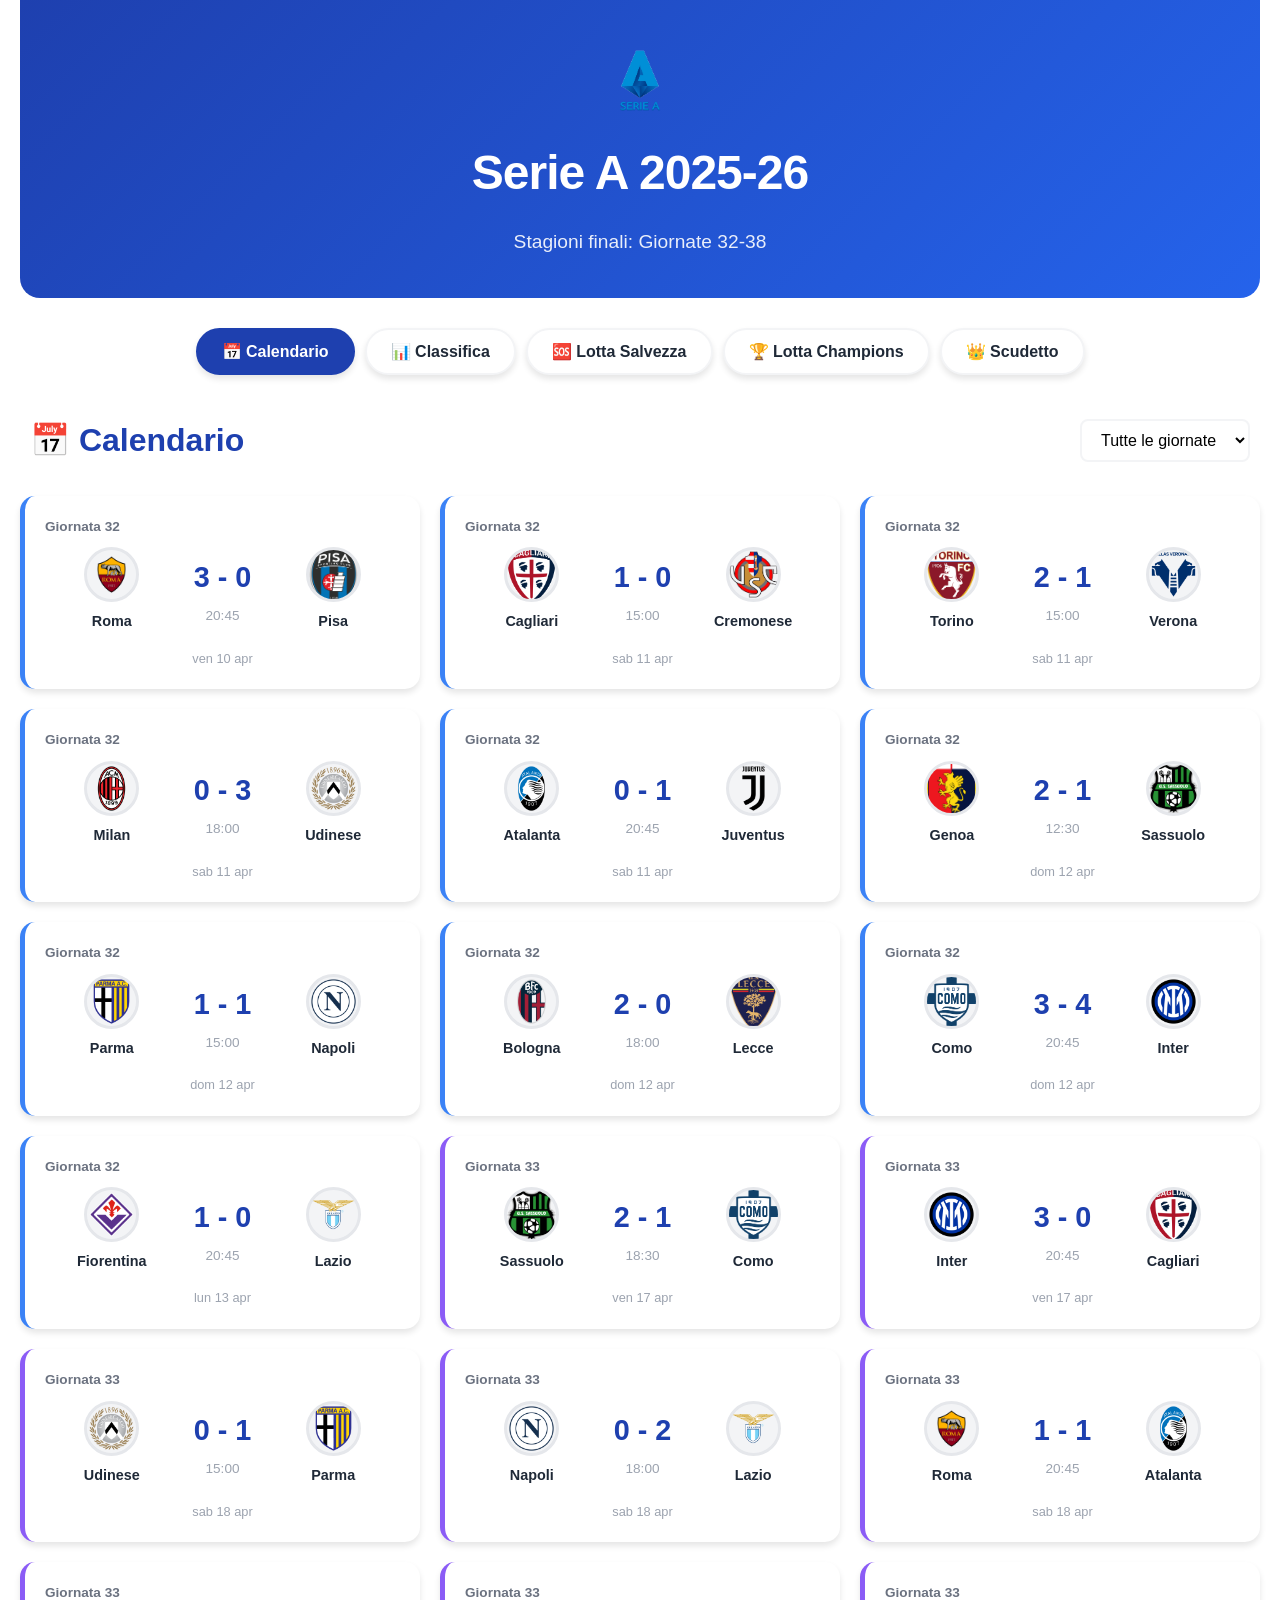
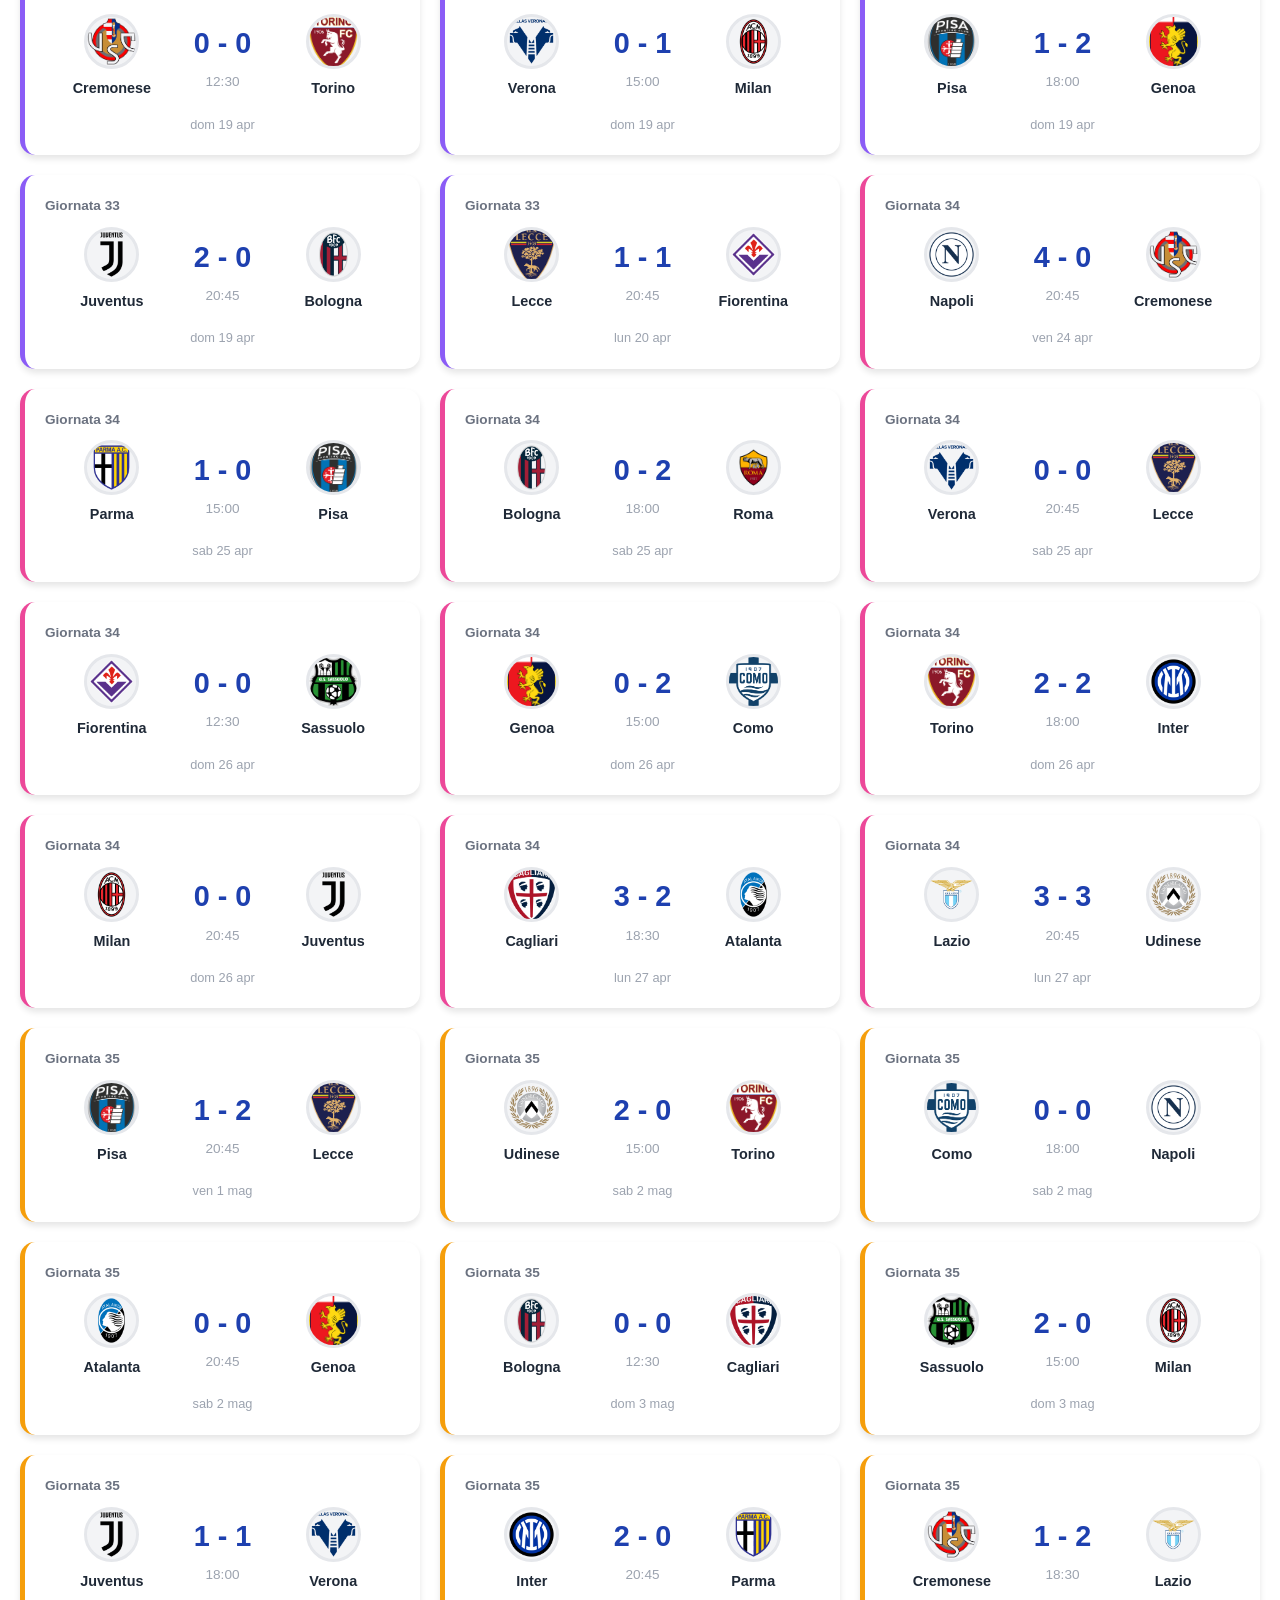
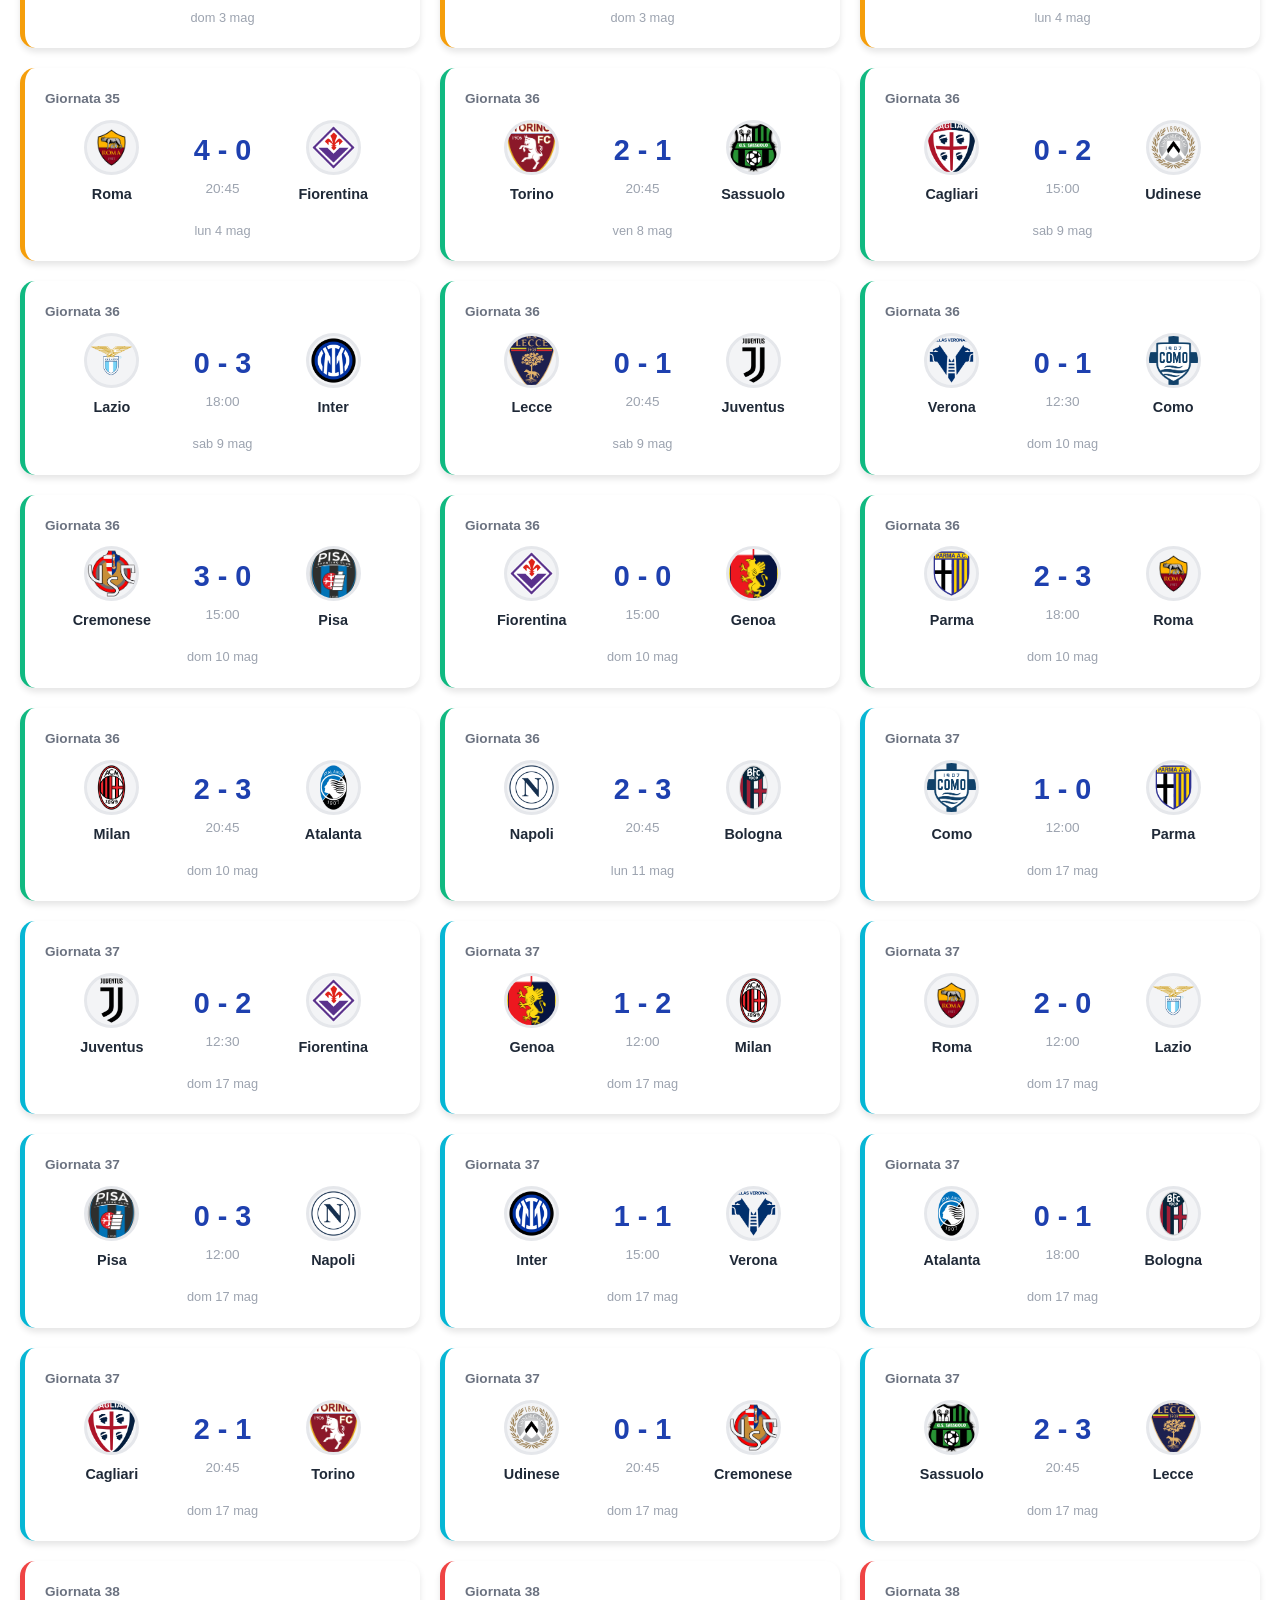
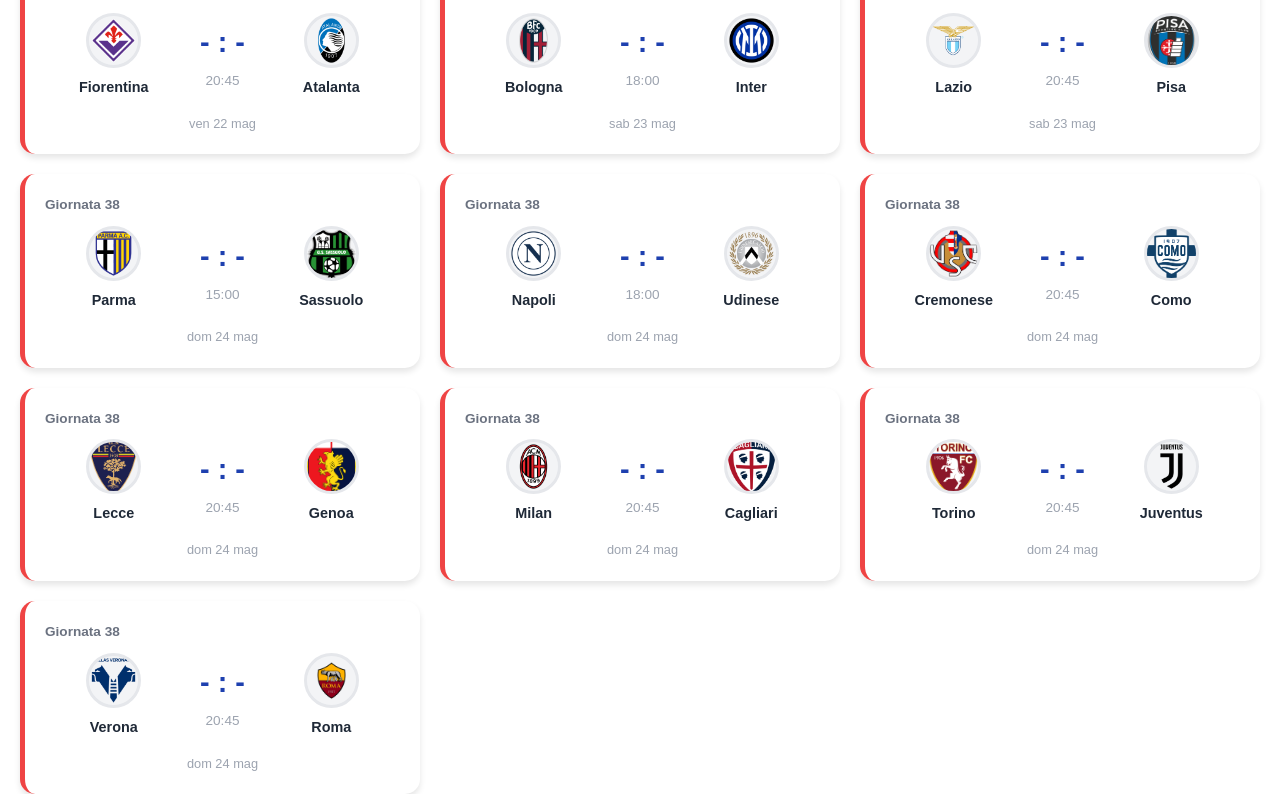
<file: serieA-tracker/index.html>
<!DOCTYPE html>
<html lang="it">
<head>
    <meta charset="UTF-8">
    <meta name="viewport" content="width=device-width, initial-scale=1.0">
    <title>Serie A Tracker 2025-26</title>
    <link rel="stylesheet" href="css/style.css">
</head>
<body>
    <div class="container">
        <header class="header">
            <div class="header-content">
                <img src="images/Serie_A.png" alt="Serie A" class="logo">
                <h1>Serie A 2025-26</h1>
                <p>Stagioni finali: Giornate 32-38</p>
            </div>
        </header>

        <nav class="navbar">
            <button class="nav-btn active" data-section="calendario">📅 Calendario</button>
            <button class="nav-btn" data-section="classifica">📊 Classifica</button>
            <button class="nav-btn" data-section="salvezza">🆘 Lotta Salvezza</button>
            <button class="nav-btn" data-section="champions">🏆 Lotta Champions</button>
            <button class="nav-btn" data-section="scudetto">👑 Scudetto</button>
        </nav>

        <main class="main-content">
            <!-- SEZIONE CALENDARIO -->
            <section class="section active" id="calendario">
                <div class="section-header">
                    <h2>📅 Calendario</h2>
                    <select id="giornataFilter" class="filter-select">
                        <option value="">Tutte le giornate</option>
                        <option value="32">Giornata 32</option>
                        <option value="33">Giornata 33</option>
                        <option value="34">Giornata 34</option>
                        <option value="35">Giornata 35</option>
                        <option value="36">Giornata 36</option>
                        <option value="37">Giornata 37</option>
                        <option value="38">Giornata 38</option>
                    </select>
                </div>
                <div id="calendarioContainer" class="calendario-grid"></div>
            </section>

            <!-- SEZIONE CLASSIFICA -->
            <section class="section" id="classifica">
                <div class="section-header">
                    <h2>📊 Classifica</h2>
                </div>
                <div id="classificaContainer" class="classifica-table"></div>
            </section>

            <!-- SEZIONE LOTTA SALVEZZA -->
            <section class="section" id="salvezza">
                <div class="section-header">
                    <h2>🆘 Lotta Salvezza</h2>
                </div>
                <div id="salvezzaContainer" class="lotta-container"></div>
            </section>

            <!-- SEZIONE LOTTA CHAMPIONS -->
            <section class="section" id="champions">
                <div class="section-header">
                    <h2>🏆 Lotta Champions</h2>
                </div>
                <div id="championsContainer" class="lotta-container"></div>
            </section>

            <!-- SEZIONE SCUDETTO -->
            <section class="section" id="scudetto">
                <div class="section-header">
                    <h2>👑 Lotta Scudetto</h2>
                </div>
                <div id="scudettoContainer" class="lotta-container"></div>
            </section>
        </main>
    </div>

    <script src="js/app.js"></script>
</body>
</html>
</file>
<file: serieA-tracker/css/style.css>
* {
    margin: 0;
    padding: 0;
    box-sizing: border-box;
}

:root {
    --primary: #1e40af;
    --secondary: #dc2626;
    --success: #10b981;
    --warning: #f59e0b;
    --danger: #ef4444;
    --dark: #1f2937;
    --light: #f3f4f6;
    --white: #ffffff;
    --shadow: 0 4px 6px rgba(0, 0, 0, 0.1);
    --shadow-lg: 0 10px 25px rgba(0, 0, 0, 0.15);
}

body {
    font-family: -apple-system, BlinkMacSystemFont, "Segoe UI", Roboto, "Helvetica Neue", Arial, sans-serif;
    background: var(--white);
    color: var(--dark);
    line-height: 1.6;
}

.container {
    width: 100%;
    max-width: 1400px;
    margin: 0 auto;
    padding: 0 20px;
}

.header {
    background: linear-gradient(135deg, #1e40af 0%, #2563eb 100%);
    color: var(--white);
    padding: 40px 20px;
    text-align: center;
    margin-bottom: 30px;
    border-radius: 0 0 20px 20px;
    animation: slideDown 0.6s ease-out;
}

.header-content {
    display: flex;
    flex-direction: column;
    align-items: center;
    gap: 15px;
}

.logo {
    width: 80px;
    height: 80px;
    animation: rotation 3s linear infinite;
}

.header h1 {
    font-size: 3em;
    font-weight: 800;
    letter-spacing: -1px;
}

.header p {
    font-size: 1.2em;
    opacity: 0.9;
}

.navbar {
    display: flex;
    gap: 10px;
    margin-bottom: 40px;
    flex-wrap: wrap;
    justify-content: center;
}

.nav-btn {
    padding: 12px 24px;
    border: 2px solid var(--light);
    background: var(--white);
    color: var(--dark);
    border-radius: 50px;
    cursor: pointer;
    font-size: 1em;
    font-weight: 600;
    transition: all 0.3s ease;
    box-shadow: var(--shadow);
}

.nav-btn:hover {
    border-color: var(--primary);
    color: var(--primary);
    transform: translateY(-2px);
    box-shadow: var(--shadow-lg);
}

.nav-btn.active {
    background: var(--primary);
    color: var(--white);
    border-color: var(--primary);
}

.section {
    display: none;
    animation: fadeIn 0.5s ease-in;
}

.section.active {
    display: block;
}

.section-header {
    display: flex;
    justify-content: space-between;
    align-items: center;
    margin-bottom: 30px;
    padding: 0 10px;
}

.section-header h2 {
    font-size: 2em;
    color: var(--primary);
}

.filter-select {
    padding: 10px 15px;
    border: 2px solid var(--light);
    border-radius: 8px;
    background: var(--white);
    cursor: pointer;
    font-size: 1em;
    transition: all 0.3s ease;
}

.filter-select:hover {
    border-color: var(--primary);
}

.calendario-grid {
    display: grid;
    grid-template-columns: repeat(auto-fill, minmax(350px, 1fr));
    gap: 20px;
}

.match-card {
    background: var(--white);
    border-radius: 15px;
    padding: 20px;
    box-shadow: var(--shadow);
    transition: all 0.3s ease;
    border-left: 5px solid var(--light);
    overflow: hidden;
    position: relative;
}

.match-card:hover {
    transform: translateY(-5px);
    box-shadow: var(--shadow-lg);
}

.match-card.giornata-32 { border-left-color: #3b82f6; }
.match-card.giornata-33 { border-left-color: #8b5cf6; }
.match-card.giornata-34 { border-left-color: #ec4899; }
.match-card.giornata-35 { border-left-color: #f59e0b; }
.match-card.giornata-36 { border-left-color: #10b981; }
.match-card.giornata-37 { border-left-color: #06b6d4; }
.match-card.giornata-38 { border-left-color: #ef4444; }

.match-giornata {
    font-size: 0.85em;
    color: #6b7280;
    margin-bottom: 10px;
    font-weight: 600;
}

.match-content {
    display: flex;
    align-items: center;
    justify-content: space-between;
    gap: 15px;
    margin-bottom: 15px;
}

.team {
    display: flex;
    flex-direction: column;
    align-items: center;
    gap: 8px;
    flex: 1;
}

.team-badge {
    width: 55px;
    height: 55px;
    border-radius: 50%;
    background: var(--light);
    display: flex;
    align-items: center;
    justify-content: center;
    overflow: hidden;
    border: 3px solid #e5e7eb;
    transition: all 0.3s ease;
}

.team-badge img {
    width: 100%;
    height: 100%;
    object-fit: cover;
}

.team-badge:hover {
    transform: scale(1.1);
    border-color: var(--primary);
}

.team-name {
    font-size: 0.9em;
    font-weight: 600;
    text-align: center;
    color: var(--dark);
}

.match-score {
    display: flex;
    flex-direction: column;
    align-items: center;
    gap: 5px;
}

.score-display {
    font-size: 1.8em;
    font-weight: 800;
    color: var(--primary);
    min-width: 50px;
    text-align: center;
}

.match-time {
    font-size: 0.85em;
    color: #9ca3af;
    text-align: center;
}

.match-date {
    font-size: 0.8em;
    color: #9ca3af;
    text-align: center;
}

.classifica-table {
    overflow-x: auto;
}

table {
    width: 100%;
    border-collapse: collapse;
    background: var(--white);
    border-radius: 15px;
    overflow: hidden;
    box-shadow: var(--shadow);
}

thead {
    background: linear-gradient(135deg, #1e40af 0%, #2563eb 100%);
    color: var(--white);
}

th {
    padding: 15px;
    text-align: left;
    font-weight: 600;
    font-size: 0.95em;
}

td {
    padding: 12px 15px;
    border-bottom: 1px solid var(--light);
}

tbody tr { transition: all 0.3s ease; }
tbody tr:hover { background: var(--light); }
tbody tr.champions { background: rgba(59, 130, 246, 0.1); }
tbody tr.europaLeague { background: rgba(245, 158, 11, 0.15); }
tbody tr.salvato { background: rgba(16, 185, 129, 0.1); }
tbody tr.retrocesso { background: rgba(239, 68, 68, 0.1); }

.posizione {
    font-weight: 700;
    color: var(--primary);
    font-size: 1.1em;
}

.team-cell {
    display: flex;
    align-items: center;
    gap: 10px;
    font-weight: 600;
}

.team-cell img {
    width: 35px;
    height: 35px;
    border-radius: 50%;
    object-fit: cover;
}

.lotta-container {
    display: grid;
    grid-template-columns: repeat(auto-fill, minmax(280px, 1fr));
    gap: 20px;
}

.lotta-card {
    background: var(--white);
    border-radius: 15px;
    padding: 20px;
    box-shadow: var(--shadow);
    transition: all 0.3s ease;
    border-top: 4px solid var(--primary);
    position: relative;
    overflow: hidden;
}

.lotta-card:hover {
    transform: translateY(-5px);
    box-shadow: var(--shadow-lg);
}

.lotta-card.salvezza { border-top-color: #10b981; }
.lotta-card.champions { border-top-color: #1e40af; }
.lotta-card.scudetto { border-top-color: #fbbf24; }

.lotta-header {
    display: flex;
    align-items: center;
    gap: 10px;
    margin-bottom: 15px;
}

.lotta-badge {
    width: 45px;
    height: 45px;
    border-radius: 50%;
    background: var(--light);
    display: flex;
    align-items: center;
    justify-content: center;
    overflow: hidden;
}

.lotta-badge img {
    width: 100%;
    height: 100%;
    object-fit: cover;
}

.lotta-info { flex: 1; }
.lotta-name { font-weight: 700; color: var(--dark); font-size: 1.1em; }
.lotta-pts { font-size: 0.9em; color: #6b7280; }

.lotta-status {
    display: inline-block;
    padding: 4px 10px;
    border-radius: 20px;
    font-size: 0.8em;
    font-weight: 600;
}

/* --- CLASSI DI STATO AGGIORNATE --- */

/* Verde per Genoa */
.lotta-status.salvo {
    background: rgba(16, 185, 129, 0.2);
    color: #059669;
}

/* Blu per Fiorentina */
.lotta-status.stabile {
    background: rgba(59, 130, 246, 0.2);
    color: #1e40af;
}

.lotta-status.possibile {
    background: rgba(59, 130, 246, 0.2);
    color: #1e40af;
}

.lotta-status.difficile {
    background: rgba(245, 158, 11, 0.2);
    color: #b45309;
}

.lotta-status.improbabile {
    background: rgba(239, 68, 68, 0.1);
    color: #ef4444;
}

.lotta-status.impossibile {
    background: rgba(239, 68, 68, 0.2);
    color: #dc2626;
}

.lotta-details {
    margin-top: 12px;
    padding-top: 12px;
    border-top: 1px solid var(--light);
}

.detail-row {
    display: flex;
    justify-content: space-between;
    font-size: 0.9em;
    margin-bottom: 6px;
    color: #6b7280;
}

.detail-label { font-weight: 500; }
.detail-value { font-weight: 600; color: var(--primary); }

@keyframes slideDown {
    from { opacity: 0; transform: translateY(-30px); }
    to { opacity: 1; transform: translateY(0); }
}

@keyframes fadeIn {
    from { opacity: 0; }
    to { opacity: 1; }
}

@keyframes rotation {
    from { transform: rotate(0deg); }
    to { transform: rotate(360deg); }
}

@media (max-width: 768px) {
    .header h1 { font-size: 2em; }
    .header p { font-size: 1em; }
    .navbar { gap: 5px; }
    .nav-btn { padding: 10px 16px; font-size: 0.9em; }
    .calendario-grid, .lotta-container { grid-template-columns: 1fr; }
    .section-header { flex-direction: column; align-items: flex-start; gap: 15px; }
    table { font-size: 0.9em; }
    th, td { padding: 10px; }
    .team-cell { gap: 8px; }
    .team-cell img { width: 30px; height: 30px; }
}
</file>
